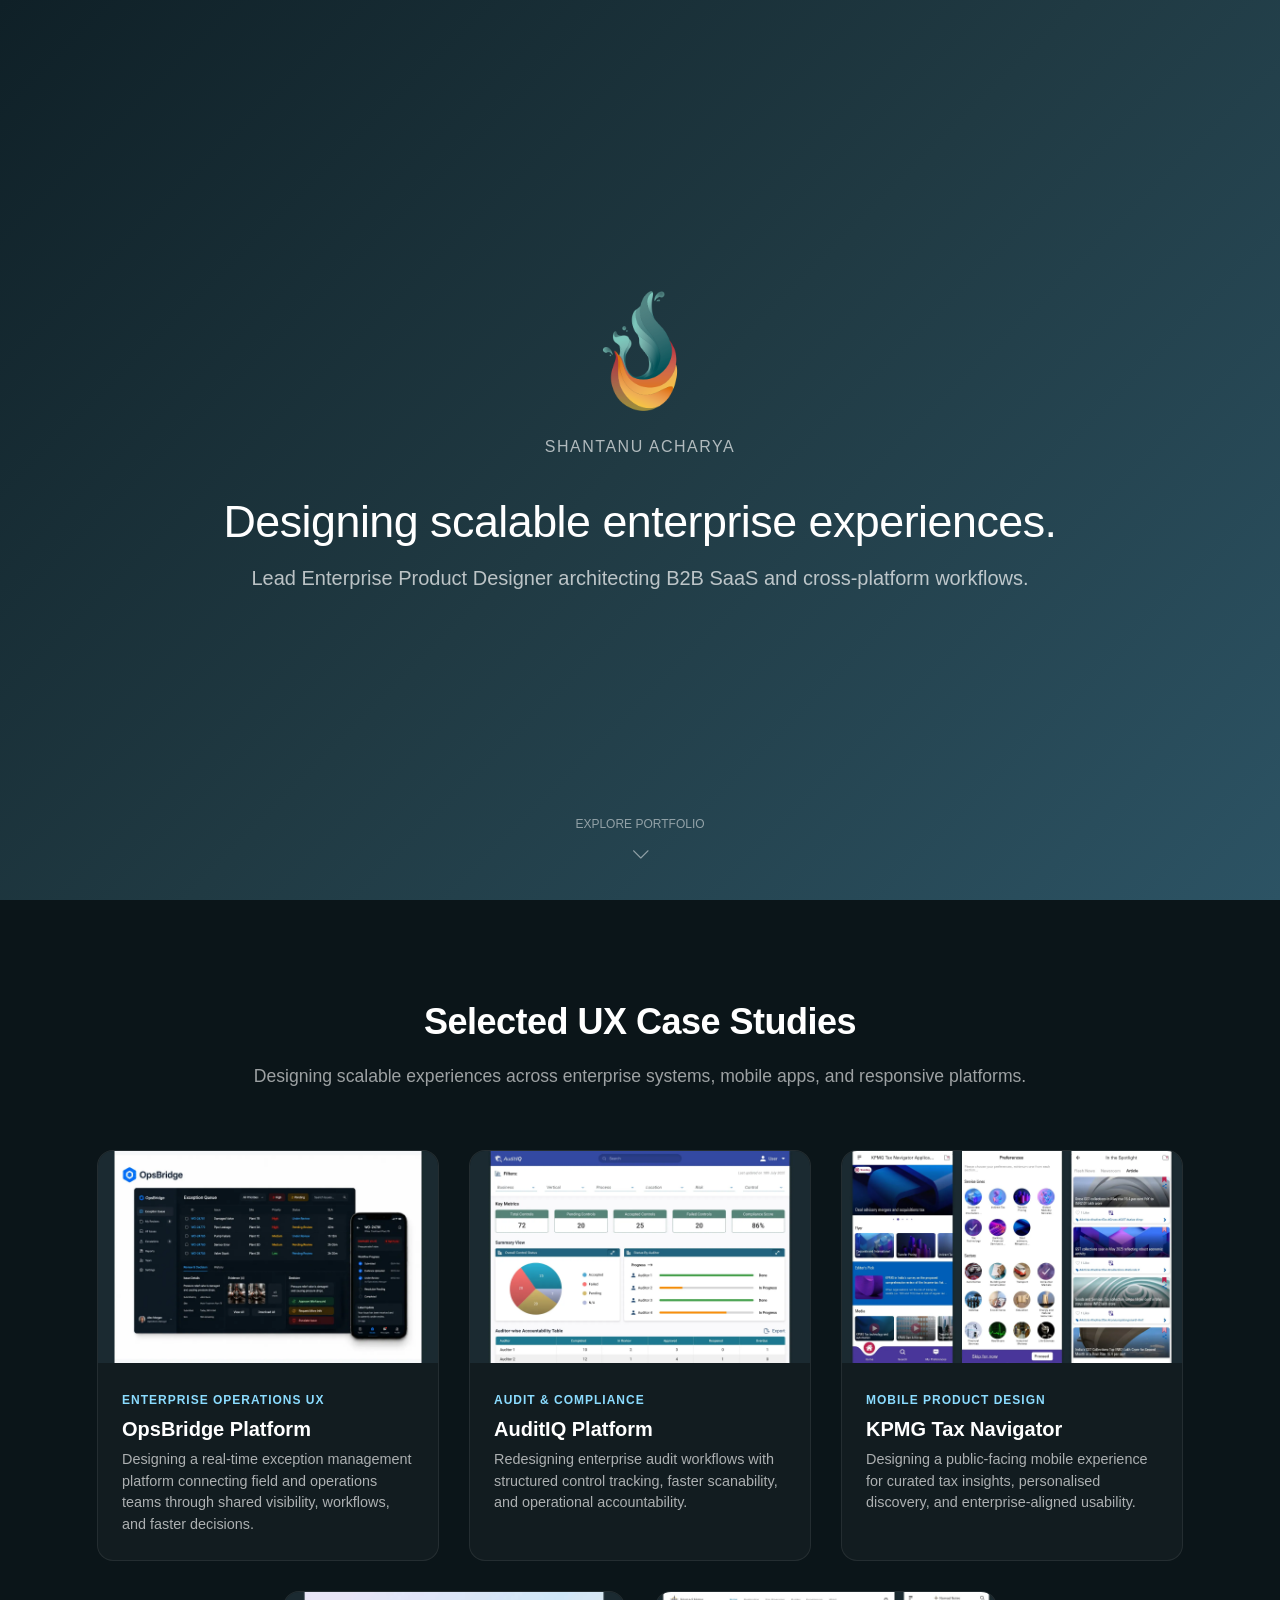
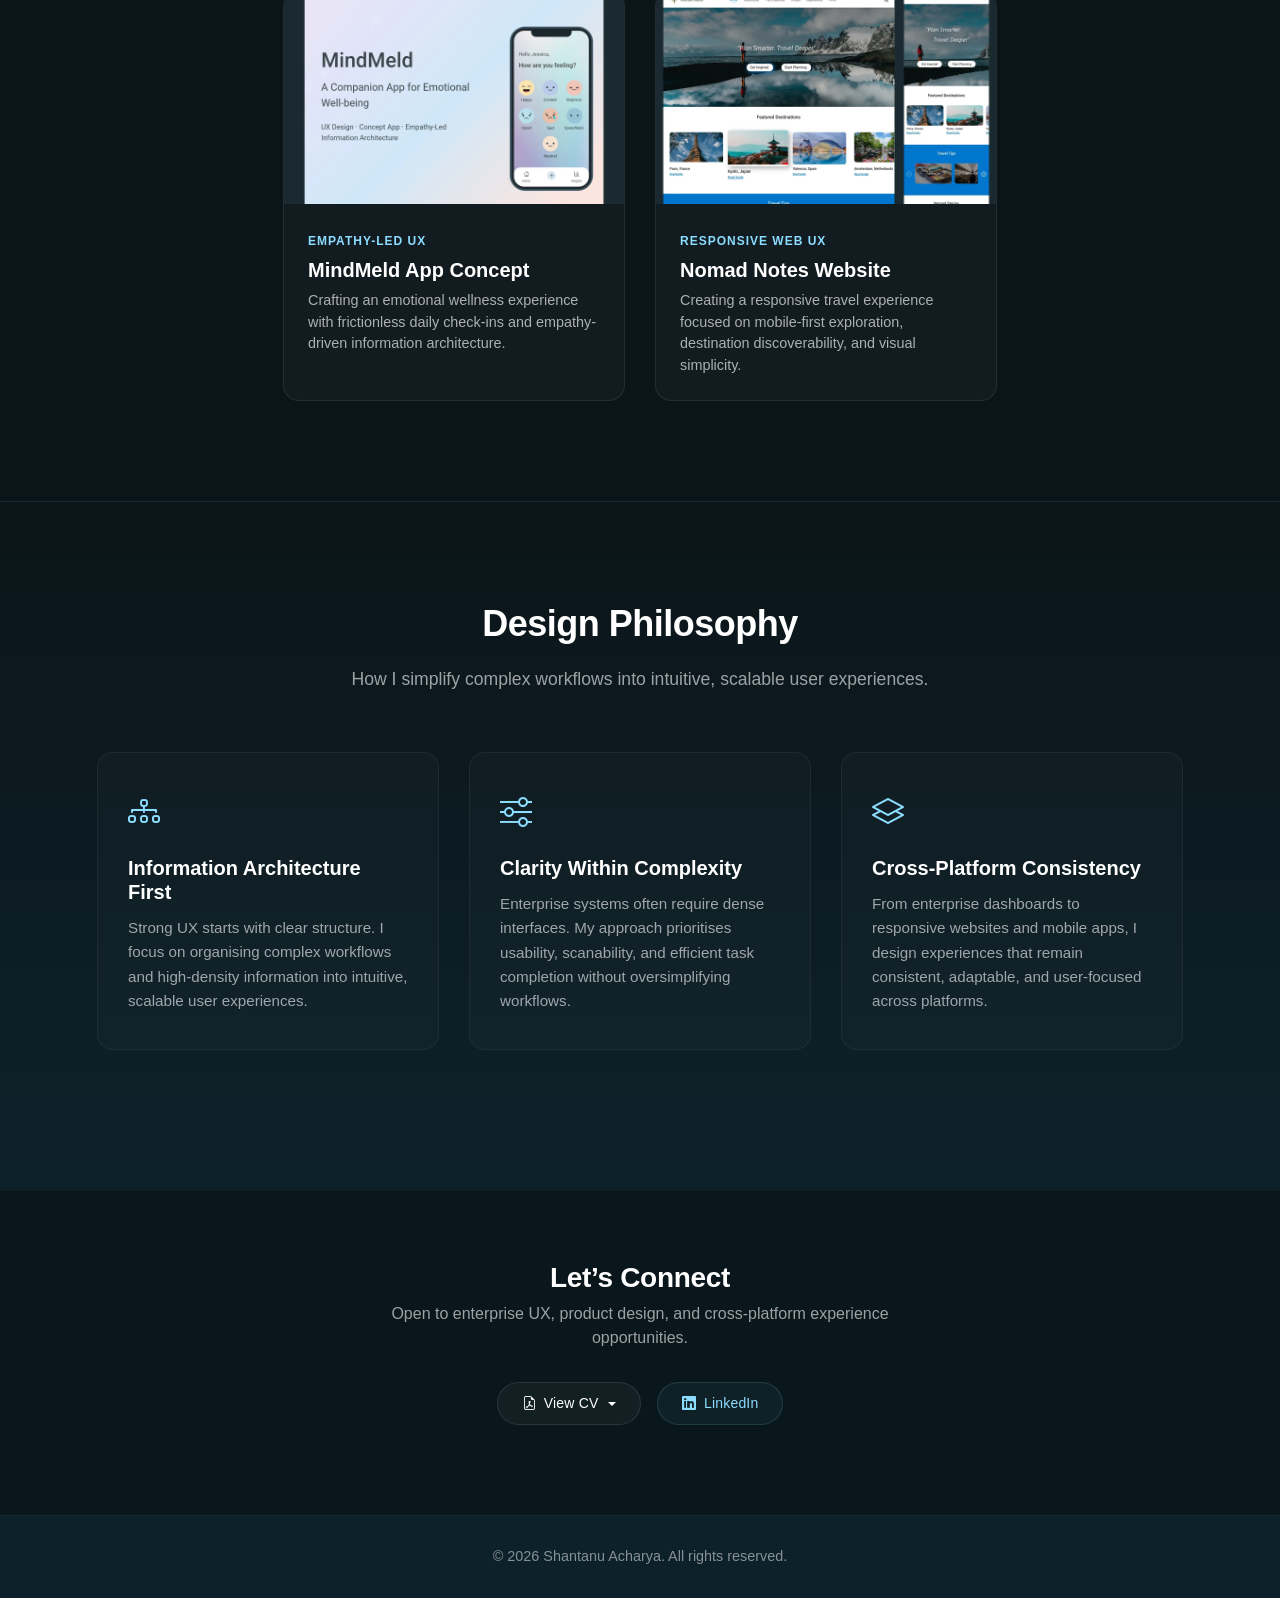
<file: index.html>
<!DOCTYPE html>
<html lang="en">
<head>
    <script async src="https://www.googletagmanager.com/gtag/js?id=G-MT0J9RRR4C"></script>
    
    <!-- Cloudflare Web Analytics -->
    <script defer src='https://static.cloudflareinsights.com/beacon.min.js' data-cf-beacon='{"token": "891e409b3bfd4972aa7fffbb9b6092bc"}'></script>
    <!-- End Cloudflare Web Analytics -->

    <meta charset="UTF-8">

    <!-- NEW CONTENT SECURITY POLICY -->
    <meta http-equiv="Content-Security-Policy" content="default-src 'self'; script-src 'self' https://www.googletagmanager.com https://cdn.jsdelivr.net https://static.cloudflareinsights.com blob:; style-src 'self' 'unsafe-inline' https://cdn.jsdelivr.net https://fonts.googleapis.com; font-src 'self' https://fonts.gstatic.com https://cdn.jsdelivr.net; img-src 'self' data: https://www.google-analytics.com; connect-src 'self' https://www.google-analytics.com https://analytics.google.com https://stats.g.doubleclick.net https://cdn.jsdelivr.net https://www.google.com https://cloudflareinsights.com; base-uri 'self'; form-action 'self';">

    <meta name="viewport" content="width=device-width, initial-scale=1.0, maximum-scale=5.0, user-scalable=yes, shrink-to-fit=no">
    <meta name="description" content="Lead Enterprise Product Designer in Pune. 11+ years experience architecting B2B SaaS platforms, operational systems, and cross-platform mobile & web apps.">
    <meta name="color-scheme" content="light dark">
    <title>Shantanu Acharya | Lead Enterprise Product Designer, Pune</title>

    <!-- Open Graph Meta Tags -->
    <meta property="og:title" content="Shantanu Acharya | Lead Enterprise Product Designer, Pune">
    <meta property="og:description" content="Lead Enterprise Product Designer in Pune. 11+ years experience architecting B2B SaaS platforms, operational systems, and cross-platform mobile & web apps.">
    <meta property="og:image" content="https://shantanuacharya.in/images/linkedin-thumbnail.jpg">
    <meta property="og:url" content="https://shantanuacharya.in">
    <meta property="og:type" content="website">

    <!-- Twitter/X Preview Support -->
    <meta name="twitter:card" content="summary_large_image">
    <meta name="twitter:title" content="Shantanu Acharya | Lead Enterprise Product Designer, Pune">
    <meta name="twitter:description" content="Lead Enterprise Product Designer in Pune. 11+ years experience architecting B2B SaaS platforms, operational systems, and cross-platform mobile & web apps.">
    <meta name="twitter:image" content="https://shantanuacharya.in/images/linkedin-thumbnail.jpg">

    <link rel="icon" href="icons/favicon.ico">
    <link rel="icon" type="image/png" sizes="32x32" href="icons/favicon-32x32.png">
    <link rel="icon" type="image/png" sizes="16x16" href="icons/favicon-16x16.png">
    <link rel="icon" type="image/png" sizes="192x192" href="icons/favicon-192x192.png">
    <link rel="apple-touch-icon" href="icons/apple-touch-icon.png">

    <link href="https://cdn.jsdelivr.net/npm/bootstrap@5.3.3/dist/css/bootstrap.min.css" rel="stylesheet" integrity="sha384-QWTKZyjpPEjISv5WaRU9OFeRpok6YctnYmDr5pNlyT2bRjXh0JMhjY6hW+ALEwIH" crossorigin="anonymous">
    <link href="https://cdn.jsdelivr.net/npm/bootstrap-icons/font/bootstrap-icons.css?v=34" rel="stylesheet">

    <!-- Google Fonts Preconnect & Stylesheet -->
    <link rel="preconnect" href="https://fonts.googleapis.com">
    <link rel="preconnect" href="https://fonts.gstatic.com" crossorigin>
    <link href="https://fonts.googleapis.com/css2?family=Inter:wght@300;400;500;600;700&display=swap" rel="stylesheet">

    <link rel="stylesheet" href="css/styles.css?v=34">
    <link rel="canonical" href="https://shantanuacharya.in/">

    <script type="application/ld+json">
    {
        "@context": "https://schema.org",
        "@type": "Person",
        "name": "Shantanu Acharya",
        "url": "https://shantanuacharya.in/",
        "jobTitle": "Lead Enterprise Product Designer",
        "description": "Lead Enterprise Product Designer with 11+ years of experience architecting B2B SaaS platforms, data-dense dashboards, and cross-platform operational workflows.",
        "address": {
            "@type": "PostalAddress",
            "addressLocality": "Pune",
            "addressCountry": "IN"
        },
        "knowsAbout": [
            "Enterprise UX Architecture",
            "B2B SaaS Platforms",
            "Information Architecture",
            "Design Systems",
            "Figma",
            "HTML/CSS"
        ],
        "sameAs": [
            "https://www.linkedin.com/in/shantanu-acharya-ux/"
        ]
    }
    </script>
</head>

<body>

    <!-- Back To Top Button -->
    <button id="backToTopBtn" class="back-to-top" aria-label="Scroll back to top">
        <i class="bi bi-arrow-up"></i>
    </button>

    <section class="hero-section">
        <div class="main-content">
            <div>
                <img src="images/logo_transparent.png" alt="Logo" class="logo" width="120" height="120" fetchpriority="high">
                <p class="designer-name">Shantanu Acharya</p>

                <h1 class="desktop-heading">
                    <span class="desktop-text">Designing scalable enterprise experiences.</span>
                    <span class="mobile-text">Designing scalable digital experiences.</span>
                </h1>

                <p class="subtext desktop-subtext">
                    Lead Enterprise Product Designer architecting B2B SaaS and cross-platform workflows.
                </p>

                <p class="subtext mobile-subtext">
                    Lead Enterprise Product Designer<br>for SaaS systems and UX workflows.
                </p>

                <div class="scroll-indicator" id="scroll-trigger">
                    <p class="mb-1 text-uppercase tracking-wider">Explore Portfolio</p>
                    <i class="bi bi-chevron-down bouncing-arrow"></i>
                </div>
            </div>
        </div>
    </section>
    
    <!-- Hero Section remains outside -->
    <main>    
        <section class="portfolio-section" id="portfolio">
            <div class="container">
                <h2 class="section-title">Selected UX Case Studies</h2>
                <p class="section-subtitle">Designing scalable experiences across enterprise systems, mobile apps, and responsive platforms.</p>
                
                <div class="portfolio-grid">
                    <div class="portfolio-card" data-pdf="pdfs/cs1-shantanuacharya-x7k9p2m.pdf?v=2" role="button" tabindex="0" aria-label="View OpsBridge Exception Management Platform Case Study">
                        <div class="card-image-wrapper">
                            <img src="images/portfolio-1.webp" alt="OpsBridge exception management platform" class="portfolio-img" width="800" height="500" loading="lazy">
                            <div class="card-overlay">
                                <span class="btn-view-pdf">Read Case Study <i class="bi bi-arrow-up-right-circle-fill ms-2"></i></span>
                            </div>
                        </div>
                        <div class="portfolio-card-details">
                            <span class="portfolio-tag">ENTERPRISE OPERATIONS UX</span>
                            <h3 class="portfolio-card-title">OpsBridge Platform</h3>
                            <p class="portfolio-card-desc">Designing a real-time exception management platform connecting field and operations teams through shared visibility, workflows, and faster decisions.</p>
                        </div>
                    </div>

                    <div class="portfolio-card" data-pdf="pdfs/cs2-shantanuacharya-v4b8n1q.pdf?v=2" role="button" tabindex="0" aria-label="View AuditIQ Platform Case Study">
                        <div class="card-image-wrapper">
                            <img src="images/portfolio-2.webp" alt="AuditIQ audit workflow dashboard" class="portfolio-img" width="800" height="500" loading="lazy">
                            <div class="card-overlay">
                                <span class="btn-view-pdf">Read Case Study <i class="bi bi-arrow-up-right-circle-fill ms-2"></i></span>
                            </div>
                        </div>
                        <div class="portfolio-card-details">
                            <span class="portfolio-tag">AUDIT & COMPLIANCE</span>
                            <h3 class="portfolio-card-title">AuditIQ Platform</h3>
                            <p class="portfolio-card-desc">Redesigning enterprise audit workflows with structured control tracking, faster scanability, and operational accountability.</p>
                        </div>
                    </div>

                    <div class="portfolio-card" data-pdf="pdfs/cs3-shantanuacharya-j9f3c8z.pdf?v=2" role="button" tabindex="0" aria-label="View KPMG Tax Navigator Mobile App Case Study">
                        <div class="card-image-wrapper">
                            <img src="images/portfolio-3.webp" alt="KPMG Tax Navigator mobile app" class="portfolio-img" width="800" height="500" loading="lazy">
                            <div class="card-overlay">
                                <span class="btn-view-pdf">Read Case Study <i class="bi bi-arrow-up-right-circle-fill ms-2"></i></span>
                            </div>
                        </div>
                        <div class="portfolio-card-details">
                            <span class="portfolio-tag">MOBILE PRODUCT DESIGN</span>
                            <h3 class="portfolio-card-title">KPMG Tax Navigator</h3>
                            <p class="portfolio-card-desc">Designing a public-facing mobile experience for curated tax insights, personalised discovery, and enterprise-aligned usability.</p>
                        </div>
                    </div>

                    <div class="portfolio-card" data-pdf="pdfs/cs4-shantanuacharya-t2w5r7y.pdf?v=2" role="button" tabindex="0" aria-label="View MindMeld Wellness App Concept Case Study">
                        <div class="card-image-wrapper">
                            <img src="images/portfolio-4.webp" alt="MindMeld wellness app concept" class="portfolio-img" width="800" height="500" loading="lazy">
                            <div class="card-overlay">
                                <span class="btn-view-pdf">Read Case Study <i class="bi bi-arrow-up-right-circle-fill ms-2"></i></span>
                            </div>
                        </div>
                        <div class="portfolio-card-details">
                            <span class="portfolio-tag">EMPATHY-LED UX</span>
                            <h3 class="portfolio-card-title">MindMeld App Concept</h3>
                            <p class="portfolio-card-desc">Crafting an emotional wellness experience with frictionless daily check-ins and empathy-driven information architecture.</p>
                        </div>
                    </div>

                    <div class="portfolio-card" data-pdf="pdfs/cs5-shantanuacharya-h6d4m9p.pdf?v=2" role="button" tabindex="0" aria-label="View Nomad Notes Travel Website Case Study">
                        <div class="card-image-wrapper">
                            <img src="images/portfolio-5.webp" alt="Nomad Notes travel website" class="portfolio-img" width="800" height="500" loading="lazy">
                            <div class="card-overlay">
                                <span class="btn-view-pdf">Read Case Study <i class="bi bi-arrow-up-right-circle-fill ms-2"></i></span>
                            </div>
                        </div>
                        <div class="portfolio-card-details">
                            <span class="portfolio-tag">RESPONSIVE WEB UX</span>
                            <h3 class="portfolio-card-title">Nomad Notes Website</h3>
                            <p class="portfolio-card-desc">Creating a responsive travel experience focused on mobile-first exploration, destination discoverability, and visual simplicity.</p>
                        </div>
                    </div>
                </div>
            </div>
        </section>

        <section class="philosophy-section">
            <div class="container">
                <h2 class="section-title">Design Philosophy</h2>
                <p class="section-subtitle">How I simplify complex workflows into intuitive, scalable user experiences.</p>
                
                <div class="philosophy-grid">
                    <div class="philosophy-card">
                        <div class="icon-box"><i class="bi bi-diagram-3"></i></div>
                        <h3>Information Architecture First</h3>
                        <p>Strong UX starts with clear structure. I focus on organising complex workflows and high-density information into intuitive, scalable user experiences.</p>
                    </div>
                    <div class="philosophy-card">
                        <div class="icon-box"><i class="bi bi-sliders"></i></div>
                        <h3>Clarity Within Complexity</h3>
                        <p>Enterprise systems often require dense interfaces. My approach prioritises usability, scanability, and efficient task completion without oversimplifying workflows.</p>
                    </div>
                    <div class="philosophy-card">
                        <div class="icon-box"><i class="bi bi-layers"></i></div>
                        <h3>Cross-Platform Consistency</h3>
                        <p>From enterprise dashboards to responsive websites and mobile apps, I design experiences that remain consistent, adaptable, and user-focused across platforms.</p>
                    </div>
                </div>
            </div>
        </section>

        <section class="connect-section" id="connect">
            <div class="container text-center">
                <h2 class="connect-title">Let’s Connect</h2>
                <p class="connect-subtitle">Open to enterprise UX, product design, and cross-platform experience opportunities.</p>
                <div class="connect-links">
                    <!-- <a href="#" data-pdf="pdfs/shantanu_acharya_cv.pdf" data-title="Curriculum Vitae" class="btn-connect cv-link">
                        <i class="bi bi-file-earmark-pdf me-2"></i>View CV
                    </a> -->

                    <div class="dropdown d-inline-block">
                        <a href="#" class="btn-connect cv-link dropdown-toggle" role="button" data-bs-toggle="dropdown" data-bs-offset="0,10" aria-expanded="false">
                            <i class="bi bi-file-earmark-pdf me-2"></i>View CV
                        </a>
                        <ul class="dropdown-menu dropdown-menu-dark" style="background-color: rgba(15, 32, 39, 0.99); border: 1px solid rgba(255,255,255,0.1); border-radius: 14px; box-shadow: 0 8px 30px rgba(0, 0, 0, 0.5); padding: 8px 0;">
                            <li>
                                <a class="dropdown-item cv-pdf-link" href="#" data-pdf="pdfs/shantanu_acharya_cv.pdf" data-title="Global CV">
                                    <i class="bi bi-globe-europe-africa me-2" style="color: rgba(255,255,255,0.6);"></i>Global CV <span style="opacity: 0.5; font-size: 0.9em; margin-left: 4px; font-weight: 400;">(Standard)</span>
                                </a>
                            </li>
                            <li>
                                <a class="dropdown-item cv-pdf-link" href="#" data-pdf="pdfs/shantanu_acharya_eu_cv.pdf" data-title="Europass CV">
                                    <svg xmlns="http://www.w3.org/2000/svg" width="1em" height="1em" fill="currentColor" class="me-2" viewBox="1 1 14 14" style="color: rgba(255,255,255,0.6); vertical-align: -0.125em; transform: scale(1.12); transform-origin: left center;">
                                        <defs>
                                            <g id="eu-star">
                                                <polygon points="0,-1.5 0.35,-0.45 1.43,-0.45 0.55,0.2 0.88,1.25 0,0.6 -0.88,1.25 -0.55,0.2 -1.43,-0.45 -0.35,-0.45" />
                                            </g>
                                        </defs>
                                        <use href="#eu-star" x="8" y="2.5" />
                                        <use href="#eu-star" x="10.75" y="3.24" />
                                        <use href="#eu-star" x="12.76" y="5.25" />
                                        <use href="#eu-star" x="13.5" y="8" />
                                        <use href="#eu-star" x="12.76" y="10.75" />
                                        <use href="#eu-star" x="10.75" y="12.76" />
                                        <use href="#eu-star" x="8" y="13.5" />
                                        <use href="#eu-star" x="5.25" y="12.76" />
                                        <use href="#eu-star" x="3.24" y="10.75" />
                                        <use href="#eu-star" x="2.5" y="8" />
                                        <use href="#eu-star" x="3.24" y="5.25" />
                                        <use href="#eu-star" x="5.25" y="3.24" />
                                    </svg>Europass CV <span style="opacity: 0.5; font-size: 0.9em; margin-left: 4px; font-weight: 400;">(EU Market)</span>
                                </a>
                            </li>
                        </ul>
                    </div>

                    <a href="https://www.linkedin.com/in/shantanu-acharya-ux/" target="_blank" class="btn-connect linkedin-link">
                        <i class="bi bi-linkedin me-2"></i>LinkedIn
                    </a>
                </div>
            </div>
        </section>
    </main>

    <div id="pdf-modal" class="modal-overlay">
        <div class="modal-wrapper">
            <div class="modal-header">
                <h2 id="pdf-modal-title">Case Study Viewer</h2>
                
                <!-- NEW: Action Group for Download and Close -->
                <div class="modal-action-group">
                    <a id="modal-download-cv-btn" href="#" download="Shantanu_Acharya_CV.pdf" class="modal-download-btn" style="display: none;">
                        <i class="bi bi-download"></i> <span class="d-none d-sm-inline ms-1">Download CV</span>
                    </a>
                    <button class="close-modal-btn" id="close-modal-btn" aria-label="Close Case Study">
                        <i class="bi bi-x-lg"></i>
                    </button>
                </div>
            </div>

            <div class="modal-body">
                <iframe id="pdf-viewer" src="" width="100%" height="100%" style="border: none;" allow="autoplay" title="Case Study PDF Viewer"></iframe>
                    <p>Your browser doesn't support embedded viewports. 
                        <a id="pdf-download-fallback" href="" target="_blank">Click here to view the document directly.</a>
                    </p>
            </div>
        </div>
    </div>

    <div id="contact-card">
        <div class="card-content">
            <p class="card-title">Get in touch</p>
            <p class="card-text">Shantanu Acharya (M.Sc)</p>

            <div class="card-actions">
                <!-- Email hidden using data attributes -->
                <a href="#" class="card-link secure-mail" data-user="shantanu.acharya" data-domain="gmail.com" data-action="default">
                    Send Email
                </a>
                <span class="divider">|</span>
                <a href="#" class="card-link secure-mail" data-user="shantanu.acharya" data-domain="gmail.com" data-action="gmail">
                    Use Gmail instead
                </a>
            </div>

            <div class="divider-line"></div>

            <a href="https://www.linkedin.com/in/shantanu-acharya-ux/" target="_blank" class="card-link linkedin">
                View LinkedIn Profile →
                <i class="bi bi-linkedin linkedin-icon"></i>
            </a>
        </div>
    </div>

    <footer>
        <a href="pdfjs/web/viewer.html?file=../../pdfs/shantanu_acharya_copyright_certificate.pdf" target="_blank" rel="noopener noreferrer" class="copyright-link">
            © <span id="year"></span> Shantanu Acharya. All rights reserved.
        </a>
    </footer>

    <script src="https://cdn.jsdelivr.net/npm/bootstrap@5.3.3/dist/js/bootstrap.bundle.min.js" integrity="sha384-YvpcrYf0tY3lHB60NNkmXc5s9fDVZLESaAA55NDzOxhy9GkcIdslK1eN7N6jIeHz" crossorigin="anonymous" defer></script>
    <script src="js/script.js?v=34" defer></script>

</body>
</html>
</file>
<file: css/styles.css>
:root {
    color-scheme: light dark;
}

html, body {
    margin: 0;
    padding: 0;
    font-family: 'Inter', sans-serif;
    background: #0b1519;
    color: #ffffff;
    scroll-behavior: smooth;
}

/* Base Body Framework */
body {
    min-height: 100dvh;
    display: flex;
    flex-direction: column;
}

/* ------------------------------ SECTION 1: HERO BANNER (FULL VIEWPORT) ------------------------------ */
.hero-section {
    height: 100vh; /* Fixed max-height. Kills the jerk. Stops Section 2 from peeking. */
    width: 100%;
    background: linear-gradient(135deg, #0f2027, #203a43, #2c5364);
    display: block; /* Removed flex so the sticky child works natively */
    position: relative;
}

.main-content {
    height: 100svh; /* Locks content perfectly to the initial safe visible area */
    width: 100%;
    box-sizing: border-box; /* Ensures the 20px padding doesn't break the height */
    display: flex;
    justify-content: center;
    align-items: center;
    text-align: center;
    padding: 20px;
    
    /* THE MAGIC ANTI-JERK BUFFER */
    position: -webkit-sticky;
    position: sticky;
    top: 0;
}

.logo {
    width: 120px;
    height: auto;
    margin-bottom: 24px;
    opacity: 1;
}

.designer-name {
    font-size: 1rem;
    font-weight: 500;
    letter-spacing: 1.5px;
    text-transform: uppercase;
    color: rgba(255, 255, 255, 0.65);
    margin-bottom: 36px;
}

h1 {
    font-size: 2.8rem;
    font-weight: 500;
    letter-spacing: -0.5px;
}

.subtext {
    margin-top: 14px;
    font-size: 1.25rem;
    color: rgba(255, 255, 255, 0.7);
    font-weight: 300;
}

.mobile-text,
.mobile-subtext {
    display: none;
}

/* Scroll Prompt Indicator */
.scroll-indicator {
    position: absolute;
    bottom: 30px;
    left: 50%;
    transform: translateX(-50%);
    text-align: center;
    color: rgba(255, 255, 255, 0.5); /* Muted for visual elegance - going against WCAG contrast value 0.75 */
    font-size: 0.75rem;
    cursor: pointer;
}

.bouncing-arrow {
    font-size: 1.2rem;
    display: inline-block;
    animation: bounce 2s infinite;
    margin-top: 4px;
}

@keyframes bounce {
    0%, 20%, 50%, 80%, 100% { transform: translateY(0); }
    40% { transform: translateY(-6px); }
    60% { transform: translateY(-3px); }
}

/* ------------------------------ SECTION 2: PORTFOLIO WORKS ------------------------------ */
.portfolio-section {
    padding: 100px 0;
    background-color: #0b1519;
}

.section-title {
    font-size: 2.25rem;
    font-weight: 700;
    text-align: center;
    margin-bottom: 20px;
    letter-spacing: -0.5px;
}

.section-subtitle {
    font-size: 1.1rem;
    color: rgba(255, 255, 255, 0.6);
    text-align: center;
    max-width: 850px;
    margin: 0 auto 60px auto;
    font-weight: 300;
}

.portfolio-grid {
    display: grid;
    grid-template-columns: repeat(6, 1fr);
    gap: 30px;
    max-width: 1140px;
    margin: 0 auto;
    padding: 0 15px;
}

.portfolio-card {
    grid-column: span 2;
}

.portfolio-card:nth-child(4) {
    grid-column: 2 / span 2;
}

.portfolio-card:nth-child(5) {
    grid-column: 4 / span 2;
}

.portfolio-card {
    background: rgba(255, 255, 255, 0.03);
    border: 1px solid rgba(255, 255, 255, 0.08);
    border-radius: 16px;
    overflow: hidden;
    cursor: pointer;
    transition: transform 0.3s cubic-bezier(0.25, 1, 0.5, 1), border-color 0.3s;
}

.card-image-wrapper {
    position: relative;
    width: 100%;
    aspect-ratio: 16 / 10;
    background-color: rgba(0,0,0,0.2);
    overflow: hidden;
}

.portfolio-img {
    width: 100%;
    height: 100%;
    object-fit: cover;
    transition: transform 0.5s ease;
}

/* Overlay Activation On Hover */
.card-overlay {
    position: absolute;
    top: 0;
    left: 0;
    width: 100%;
    height: 100%;
    background: rgba(15, 32, 39, 0.85);
    backdrop-filter: blur(4px);
    display: flex;
    justify-content: center;
    align-items: center;
    opacity: 0;
    transition: opacity 0.25s ease;
}

.btn-view-pdf {
    color: #ffffff;
    background: #203a43;
    padding: 10px 20px;
    border-radius: 30px;
    font-size: 0.9rem;
    font-weight: 500;
    border: 1px solid rgba(255, 255, 255, 0.2);
    box-shadow: 0 4px 15px rgba(0,0,0,0.2);
}

.portfolio-card-details {
    padding: 24px;
}

.portfolio-tag {
    display: inline-block;
    font-size: 0.75rem;
    font-weight: 600;
    text-transform: uppercase;
    color: #8bdcff;
    letter-spacing: 1px;
    margin-bottom: 8px;
}

.portfolio-card-title {
    font-size: 1.25rem;
    font-weight: 600;
    margin-bottom: 8px;
}

.portfolio-card-desc {
    font-size: 0.9rem;
    color: rgba(255, 255, 255, 0.65);
    line-height: 1.5;
    margin-bottom: 0;
}

/* ------------------------------ HOVER EFFECTS (DESKTOP/MOUSE ONLY) ------------------------------ */
@media (hover: hover) and (pointer: fine) {
    .portfolio-card:hover {
        transform: translateY(-6px);
        border-color: rgba(139, 220, 255, 0.4);
        box-shadow: 0 12px 40px rgba(0, 0, 0, 0.4);
    }

    .portfolio-card:hover .portfolio-img {
        transform: scale(1.04);
    }

    .portfolio-card:hover .card-overlay {
        opacity: 1;
    }
}

/* ------------------------------ SECTION 3: WORK PHILOSOPHY ------------------------------ */
.philosophy-section {
    padding: 100px 0 140px 0;
    background: linear-gradient(180deg, #0b1519 0%, #0d212a 100%);
    border-top: 1px solid rgba(255, 255, 255, 0.04);
}

.philosophy-grid {
    display: grid;
    grid-template-columns: repeat(auto-fit, minmax(280px, 1fr));
    gap: 30px;
    padding: 0 15px;
    margin-top: 20px;
}

.philosophy-card {
    background: rgba(255, 255, 255, 0.02);
    border: 1px solid rgba(255, 255, 255, 0.05);
    padding: 35px 30px;
    border-radius: 16px;
    transition: background-color 0.3s;
}

.philosophy-card:hover {
    background: rgba(255, 255, 255, 0.04);
}

.icon-box {
    font-size: 2rem;
    color: #8bdcff;
    margin-bottom: 20px;
}

.philosophy-card h3 {
    font-size: 1.25rem;
    font-weight: 600;
    margin-bottom: 12px;
}

.philosophy-card p {
    font-size: 0.95rem;
    color: rgba(255, 255, 255, 0.6);
    line-height: 1.6;
    margin-bottom: 0;
}

/* ------------------------------ SECTION 4: LET'S CONNECT ------------------------------ */
.connect-section {
    padding: 70px 0 90px 0;
    /* background-color: #0d212a; */
    background-color: #09161b;
    border-top: 1px solid rgba(255, 255, 255, 0.03);
}

.connect-title {
    font-size: 1.75rem;
    font-weight: 600;
    margin-bottom: 8px;
    letter-spacing: -0.3px;
}

.connect-subtitle {
    font-size: 1rem;
    color: rgba(255, 255, 255, 0.6);
    max-width: 550px;
    margin: 0 auto 32px auto;
    font-weight: 300;
    line-height: 1.5;
}

.connect-links {
    display: flex;
    justify-content: center;
    gap: 16px;
}

.btn-connect {
    display: inline-flex;
    align-items: center;
    font-size: 0.875rem;
    font-weight: 500;
    text-decoration: none;
    padding: 10px 24px;
    border-radius: 30px;
    letter-spacing: 0.2px;
    transition: all 0.2s cubic-bezier(0.25, 1, 0.5, 1);
}

.cv-link {
    color: #ffffff;
    background: rgba(255, 255, 255, 0.04);
    border: 1px solid rgba(255, 255, 255, 0.1);
}

.cv-link:hover {
    background: rgba(255, 255, 255, 0.08);
    border-color: rgba(255, 255, 255, 0.25);
    color: #ffffff;
    transform: translateY(-2px);
}

.linkedin-link {
    color: #8bdcff;
    background: rgba(139, 220, 255, 0.05);
    border: 1px solid rgba(139, 220, 255, 0.15);
}

.linkedin-link:hover {
    background: rgba(139, 220, 255, 0.1);
    border-color: #8bdcff;
    color: #ffffff;
    transform: translateY(-2px);
    box-shadow: 0 6px 20px rgba(139, 220, 255, 0.1);
}

/* ------------------------------ NATIVE SCROLL MODAL FOR PDFS ------------------------------ */
.modal-overlay {
    position: fixed;
    top: 0;
    left: 0;
    width: 100vw;
    height: 100vh;
    height: 100dvh;
    background-color: rgba(5, 12, 15, 0.95);
    backdrop-filter: blur(12px);
    z-index: 10000;
    display: flex;
    justify-content: center;
    align-items: center;
    opacity: 0;
    pointer-events: none;
    transition: opacity 0.25s ease;
    touch-action: none; /* NEW: Kills native browser pinch/scroll on the overlay */
}

.modal-overlay.active {
    opacity: 1;
    pointer-events: auto;
}

/* Expanded wrapper to capture 100% full screen view area */
.modal-wrapper {
    background-color: #0f2027;
    width: 100vw;
    height: 100vh;
    height: 100dvh;
    display: flex;
    flex-direction: column;
    overflow: hidden;
    transform: scale(1.02);
    transition: transform 0.25s cubic-bezier(0.25, 1, 0.5, 1);
}

.modal-overlay.active .modal-wrapper {
    transform: scale(1);
}

/* Sleek high-density header row to save maximal vertical viewport space */
.modal-header {
    padding: 12px 24px;
    background-color: #0b1519;
    border-bottom: 1px solid rgba(255, 255, 255, 0.08);
    display: flex;
    justify-content: space-between;
    align-items: center;
    flex-shrink: 0; /* Prevents header from compressed shifting */
}

/* --- NEW: Modal Header Action Buttons --- */
.modal-action-group {
    display: flex;
    align-items: center;
    gap: 16px;
}

.modal-download-btn {
    background: rgba(139, 220, 255, 0.05);
    color: #8bdcff;
    border: 1px solid rgba(139, 220, 255, 0.2);
    padding: 6px 14px;
    border-radius: 20px;
    font-size: 0.8rem;
    font-weight: 500;
    text-decoration: none;
    display: flex;
    align-items: center;
    transition: all 0.2s cubic-bezier(0.25, 1, 0.5, 1);
}

.modal-download-btn:hover {
    background: rgba(139, 220, 255, 0.15);
    border-color: #8bdcff;
    color: #ffffff;
    transform: translateY(-1px);
}

/* MATCHING ICON THICKNESS WITH CROSS BUTTON */
.modal-download-btn i {
    -webkit-text-stroke: 0.6px; 
}

#pdf-modal-title {
    font-size: 1rem;
    font-weight: 600;
    margin: 0;
    color: rgba(255, 255, 255, 0.9);
    letter-spacing: 0.2px;
}

.close-modal-btn {
    background: rgba(255, 255, 255, 0.05);
    border: 1px solid rgba(255, 255, 255, 0.1);
    color: rgba(255, 255, 255, 0.7);
    font-size: 0.8rem; /* Kept the smaller, proportionate size */
    width: 36px;
    height: 36px;
    border-radius: 50%;
    display: flex;
    justify-content: center;
    align-items: center;
    cursor: pointer;
    padding: 0;
    line-height: 1;
    transition: all 0.15s ease;
    -webkit-text-stroke: 1px; /* NEW: Maked the icon bolder */
}

.close-modal-btn:hover {
    color: #ffffff;
    background-color: #dc3545; /* Clean red exit indicator on hover */
    border-color: transparent;
}

.modal-body {
    flex: 1;
    background-color: #1a1a1a;
    position: relative;
    width: 100%;
    height: 100%;
}

/* ------------------------------ POPUP CONTACT CARD (RIGHT CLICK) ------------------------------ */
#contact-card {
    position: fixed;
    background: rgba(15, 32, 39, 0.9);
    backdrop-filter: blur(16px);
    -webkit-backdrop-filter: blur(16px);
    border: 1px solid rgba(255, 255, 255, 0.12);
    box-shadow: 0 8px 30px rgba(0, 0, 0, 0.25), inset 0 1px 0 rgba(255, 255, 255, 0.08);
    color: #ffffff;
    border-radius: 14px;
    padding: 16px 18px;
    z-index: 9999;
    display: none;
    width: 255px;
    transform: scale(0.95);
    opacity: 0;
    transition: all 0.2s ease;
}

.card-title {
    font-size: 0.75rem;
    color: rgba(255,255,255,0.6);
    margin-bottom: 6px;
    letter-spacing: 0.5px;
}

.card-text {
    font-size: 1rem;
    margin-bottom: 10px;
    font-weight: 500;
}

.card-link {
    display: inline-block;
    font-size: 0.85rem;
    color: #8bdcff;
    text-decoration: none;
    transition: all 0.15s ease;
}

#contact-card.show {
    transform: scale(1);
    opacity: 1;
}

.card-actions {
    display: flex;
    align-items: center;
    gap: 10px;
    flex-wrap: nowrap;
}

.divider {
    color: rgba(255, 255, 255, 0.5); /* Muted for visual elegance - going against WCAG contrast value 0.6 */
    font-size: 0.85rem;
    font-weight: 300; /* NEW: Makes the pipe symbol render thinner */
}

.card-link:last-child {
    opacity: 0.75;
    font-size: 0.825rem;
}

.linkedin {
    display: inline-flex;
    align-items: center;
    gap: 6px;
    margin-top: 6px;
    padding-top: 0;
    font-size: 0.85rem;
    color: rgba(255,255,255,0.85);
    opacity: 0.85;
    letter-spacing: 0.2px;
}

.linkedin-icon {
    font-size: 15px;
    opacity: 0.85;
    transition: all 0.15s ease;
}

.linkedin:hover { color: #ffffff; }
.linkedin:hover .linkedin-icon { opacity: 1; transform: translateX(1px); }

.card-link:hover {
    text-decoration: underline;
    opacity: 1;
    transform: translateY(-1px);
    transition: all 0.15s ease;
}

.divider-line {
    height: 1px;
    margin: 8px 0;
    background: linear-gradient(to right, transparent, rgba(255, 255, 255, 0.13), transparent);
}

/* ==============================
   BACK TO TOP BUTTON
============================== */

.back-to-top {
    position: fixed;
    bottom: 28px;
    right: 28px;
    width: 48px;
    height: 48px;
    border: none;
    border-radius: 50%;
    background: rgba(18, 28, 36, 0.85);
    backdrop-filter: blur(10px);
    color: #ffffff;
    font-size: 1rem;
    display: flex;
    align-items: center;
    justify-content: center;
    cursor: pointer;
    opacity: 0;
    visibility: hidden;
    transform: translateY(10px);
    transition:
        opacity 0.3s ease,
        transform 0.3s ease,
        visibility 0.3s ease,
        background 0.3s ease;
    z-index: 999;
    border: 1px solid rgba(255,255,255,0.08);
}

.back-to-top:hover {
    background: rgba(35, 50, 62, 0.95);
    transform: translateY(0px);
}

.back-to-top.show {
    opacity: 1;
    visibility: visible;
    transform: translateY(0);
}

/* ------------------------------ FOOTER ------------------------------ */
footer {
    text-align: center;
    padding: 30px 10px;
    font-size: 0.9rem;
    color: rgba(255, 255, 255, 0.5); /* Muted for visual elegance - going against WCAG contrast value 0.65 */
    background-color: #0d212a;
    border-top: 1px solid rgba(255, 255, 255, 0.03);
}

/* Footer Copyright Link */
.copyright-link {
    color: inherit;
    text-decoration: none;
    transition: color 0.15s ease;
    outline: none; /* Prevents default browser focus highlights */
}

/* Using :active instead of :hover prevents the color from sticking after tab switch */
.copyright-link:active {
    color: rgba(168, 229, 255, 0.85);
}

/* Responsive Breakpoints */
@media (max-width: 768px) {

    .desktop-text {
        display: none;
    }

    .mobile-text {
        display: inline;
    }

    .desktop-subtext {
        display: none;
    }

    .mobile-subtext {
        display: block;
    }

    h1 {
        font-size: 2.0rem;
        line-height: 1.45;
        letter-spacing: 0px;
        max-width: 285px;
        margin: 0 auto;
    }

    .subtext {
        font-size: 1.05rem;
        line-height: 1.7;
        max-width: 320px;
        margin: 18px auto 0 auto;
        padding: 0 10px;
    }

    .logo {
        width: 105px;
        margin-bottom: 20px;
    }

    .designer-name {
        font-size: 0.95rem;
        margin-bottom: 32px;
        letter-spacing: 1.8px;
    }

    .scroll-indicator {
        bottom: 26px;
    }

    .section-title {
        font-size: 1.85rem;
    }

    .section-subtitle {
        font-size: 1rem;
        max-width: 500px;
        margin: 0 auto 50px auto;
        padding: 0 16px;
    }

    .portfolio-section,
    .philosophy-section {
        padding: 60px 0;
    }

    .portfolio-grid {
        grid-template-columns: 1fr;
    }

    .portfolio-card {
        grid-column: span 1 !important;
    }

    .portfolio-card:nth-child(4),
    .portfolio-card:nth-child(5) {
        grid-column: span 1 !important;
    }

    /* CHANGED: Maximized modal real estate on small screens */
    .modal-wrapper {
        width: 100%;
        height: 100vh;
        height: 100dvh;
    }

    /* NEW: Forced the iframe to ignore JavaScript scaling on mobile screens */
    #pdf-viewer {
        width: 100% !important;
        margin: 0 !important;
    }

    .back-to-top {
        bottom: 55px; /* Moves the button exactly up from its default 28px position */
    }
}

/* Blocked printing and Save as PDF */
@media print {
    body {
        display: none !important;
    }
}

/* Fix visual breathing room for View CV dropdown toggle */
.cv-link.dropdown-toggle::after {
    margin-left: 0.65em !important;
    vertical-align: 0.15em;
}

/* Unify Dropdown Typography with Connect Buttons */
.cv-pdf-link {
    font-family: 'Inter', sans-serif !important;
    font-size: 0.844rem !important;
    font-weight: 500 !important;
    padding: 10px 24px !important;
    letter-spacing: 0.2px;
    transition: background-color 0.2s ease;
}

/* Subtle hover state for the dropdown items */
.cv-pdf-link:hover {
    background-color: rgba(255, 255, 255, 0.06) !important;
}
</file>
